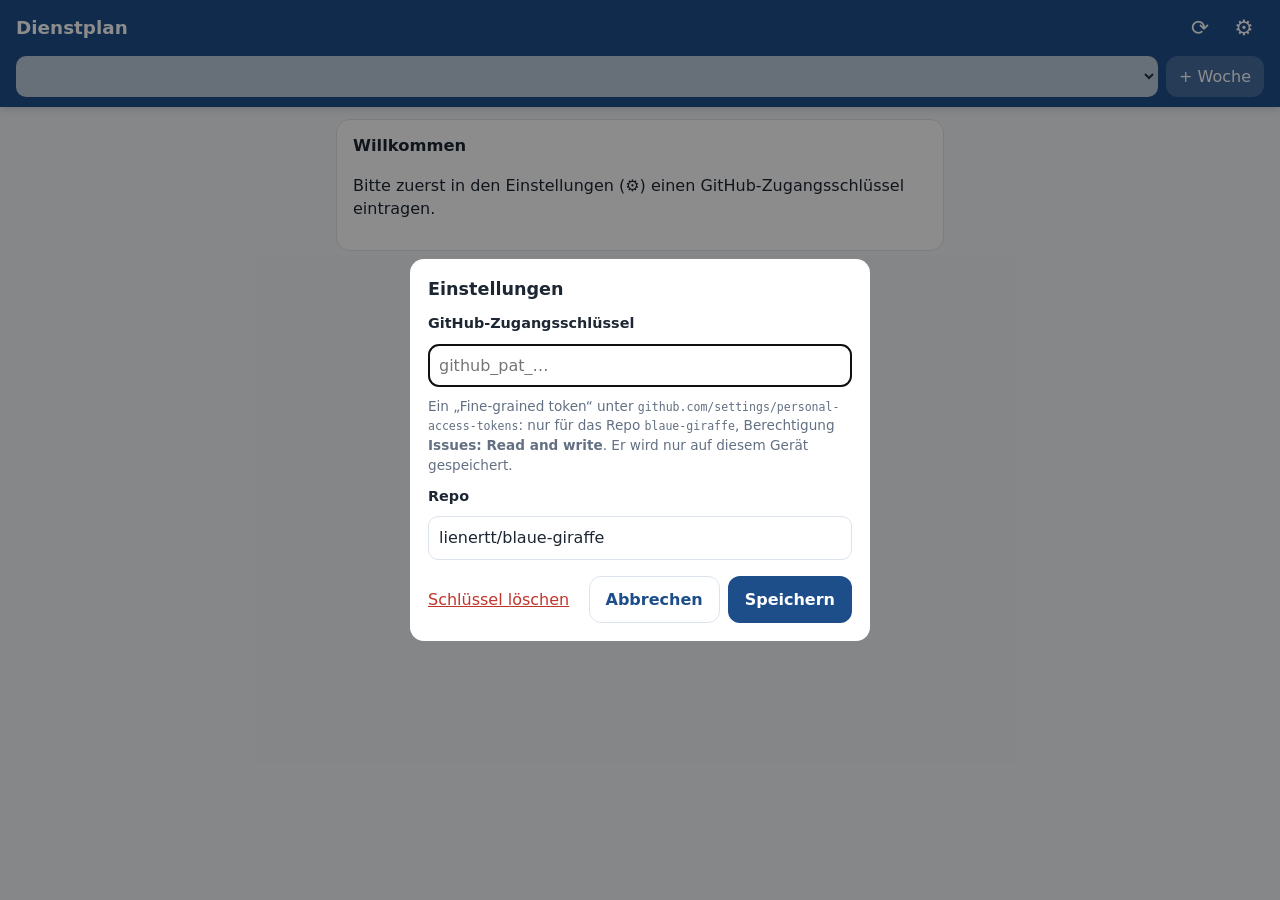
<file: index.html>
<!doctype html>
<html lang="de">
<head>
  <meta charset="utf-8">
  <meta name="viewport" content="width=device-width, initial-scale=1, viewport-fit=cover">
  <meta http-equiv="Content-Security-Policy"
        content="default-src 'self'; connect-src https://api.github.com; img-src 'self' data:; style-src 'self'; script-src 'self'; manifest-src 'self'">
  <meta name="theme-color" content="#1d4e89">
  <meta name="apple-mobile-web-app-capable" content="yes">
  <meta name="apple-mobile-web-app-title" content="Dienstplan">
  <title>Kita-Dienstplan</title>
  <link rel="manifest" href="manifest.webmanifest">
  <link rel="icon" href="icon-192.png" type="image/png">
  <link rel="apple-touch-icon" href="icon-192.png">
  <link rel="stylesheet" href="style.css">
</head>
<body>
  <header class="topbar">
    <div class="topbar-row">
      <h1>Dienstplan</h1>
      <div class="topbar-actions">
        <button type="button" id="refresh" class="icon-button" aria-label="Neu laden" title="Neu laden">⟳</button>
        <button type="button" id="open-settings" class="icon-button" aria-label="Einstellungen" title="Einstellungen">⚙</button>
      </div>
    </div>
    <div class="topbar-row week-row">
      <label class="visually-hidden" for="week-select">Woche</label>
      <select id="week-select"></select>
      <button type="button" id="new-week" class="small-button">+ Woche</button>
    </div>
  </header>

  <main id="main">
    <p class="muted center">Lädt …</p>
  </main>

  <dialog id="settings-dialog">
    <form method="dialog" id="settings-form" class="dialog-body">
      <h2>Einstellungen</h2>
      <label for="token-input">GitHub-Zugangsschlüssel</label>
      <input id="token-input" type="password" autocomplete="off" spellcheck="false" placeholder="github_pat_…">
      <p class="hint">
        Ein „Fine-grained token“ unter <span class="mono">github.com/settings/personal-access-tokens</span>:
        nur für das Repo <span class="mono">blaue-giraffe</span>, Berechtigung <b>Issues: Read and write</b>.
        Er wird nur auf diesem Gerät gespeichert.
      </p>
      <label for="repo-input">Repo</label>
      <input id="repo-input" type="text" autocomplete="off" spellcheck="false">
      <div class="dialog-actions">
        <button type="button" id="forget-token" class="link-button danger">Schlüssel löschen</button>
        <button type="button" id="cancel-settings" class="secondary">Abbrechen</button>
        <button type="submit" class="primary">Speichern</button>
      </div>
    </form>
  </dialog>

  <dialog id="week-dialog">
    <form method="dialog" id="week-form" class="dialog-body">
      <h2>Woche anlegen</h2>
      <div class="field-row">
        <label>Jahr <input id="week-year" type="number" min="2020" max="2100" required></label>
        <label>KW <input id="week-number" type="number" min="1" max="53" required></label>
      </div>
      <div class="quick-weeks" id="quick-weeks"></div>
      <p class="hint" id="week-note">
        Für die aktuelle oder eine künftige Woche geht beim Anlegen sofort die Wochenmeldung raus.
        Für eine vergangene Woche wird nur ausgewertet.
      </p>
      <div class="dialog-actions">
        <button type="button" id="cancel-week" class="secondary">Abbrechen</button>
        <button type="submit" class="primary">Anlegen</button>
      </div>
    </form>
  </dialog>

  <script src="logic.js"></script>
  <script src="app.js"></script>
</body>
</html>
</file>
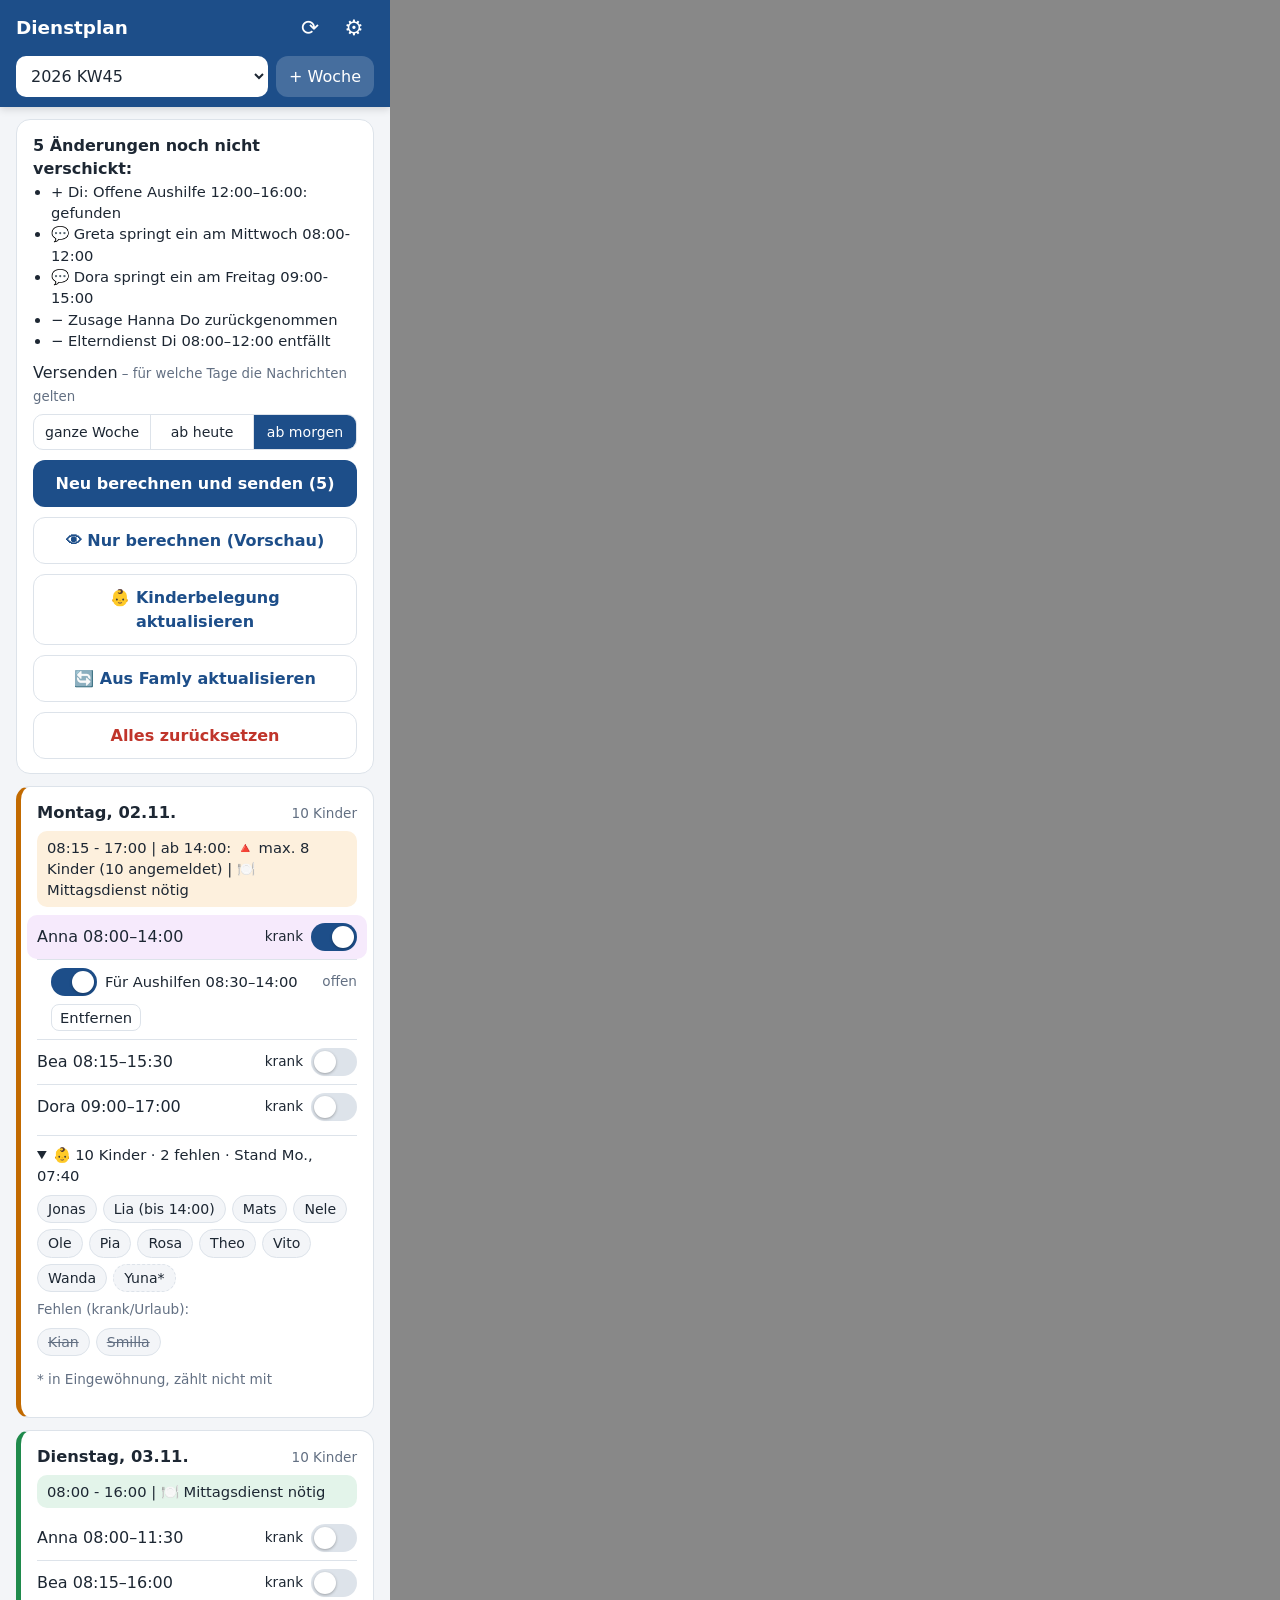
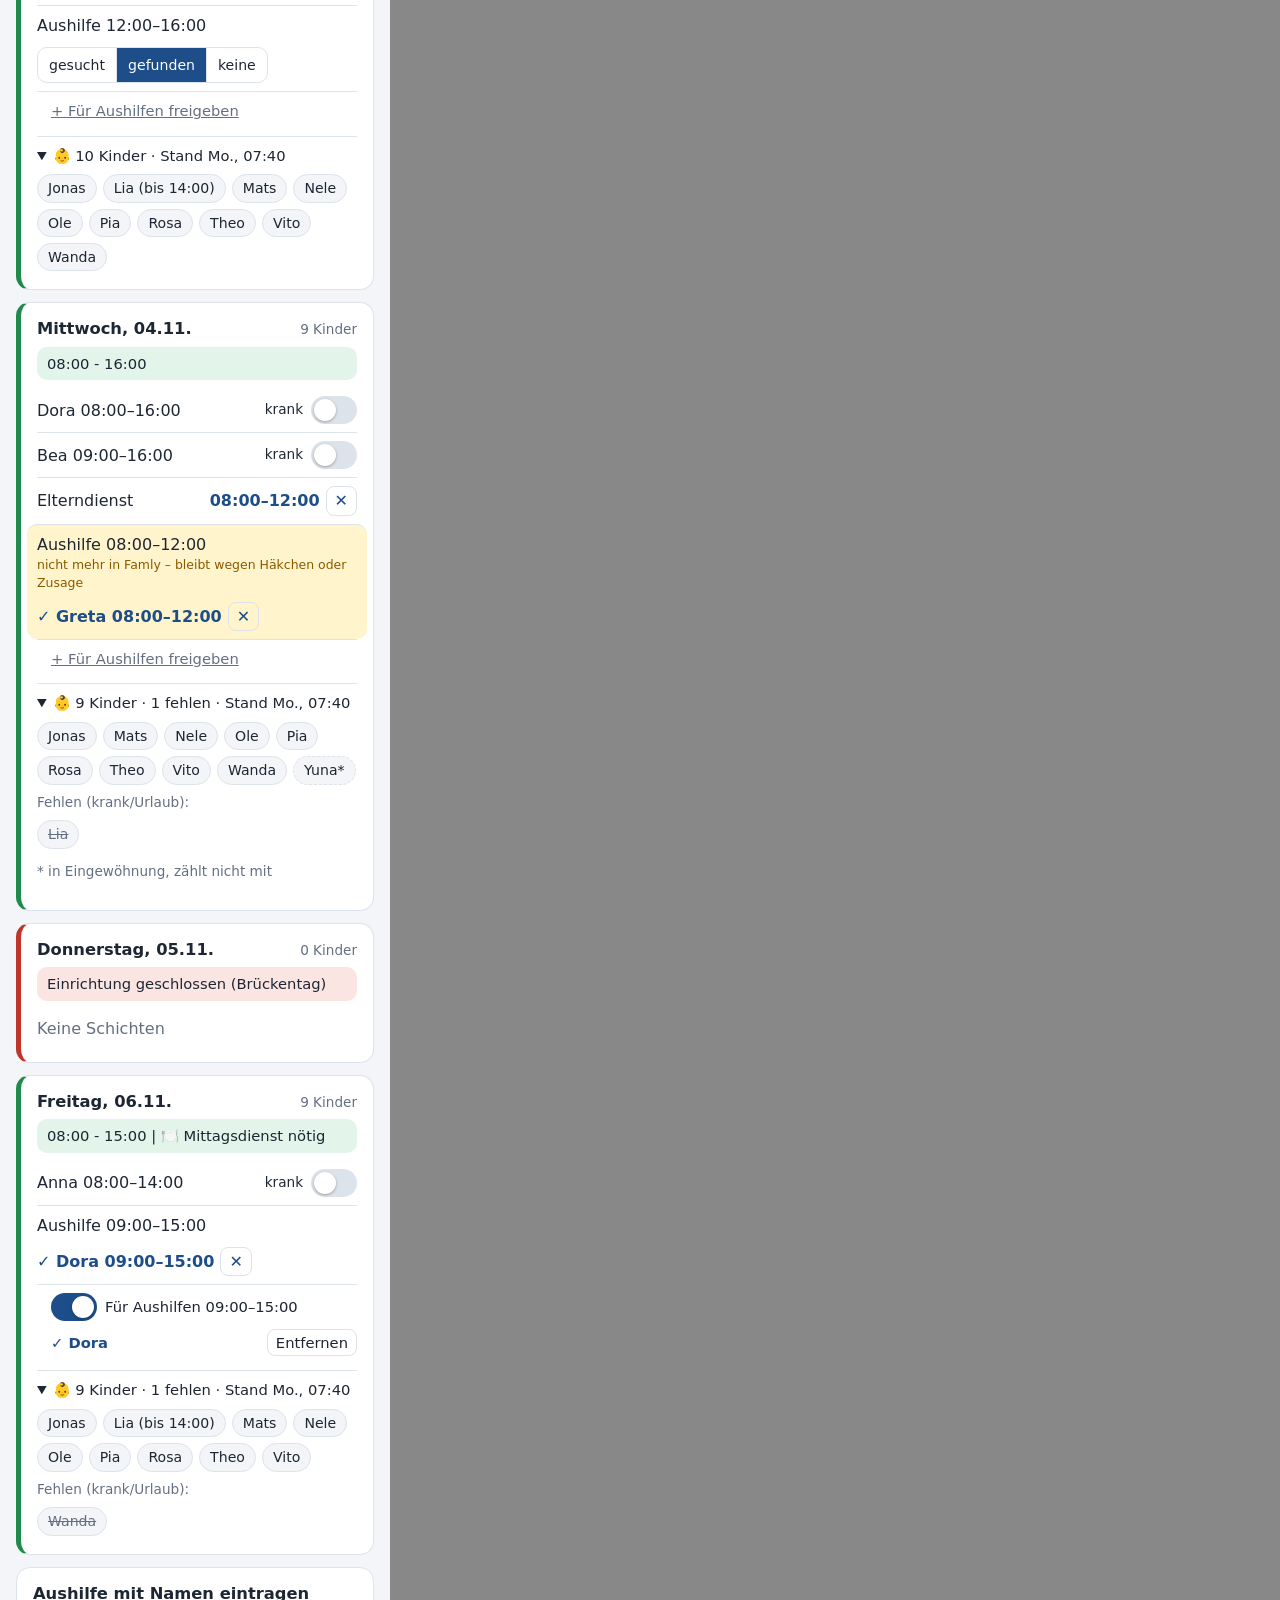
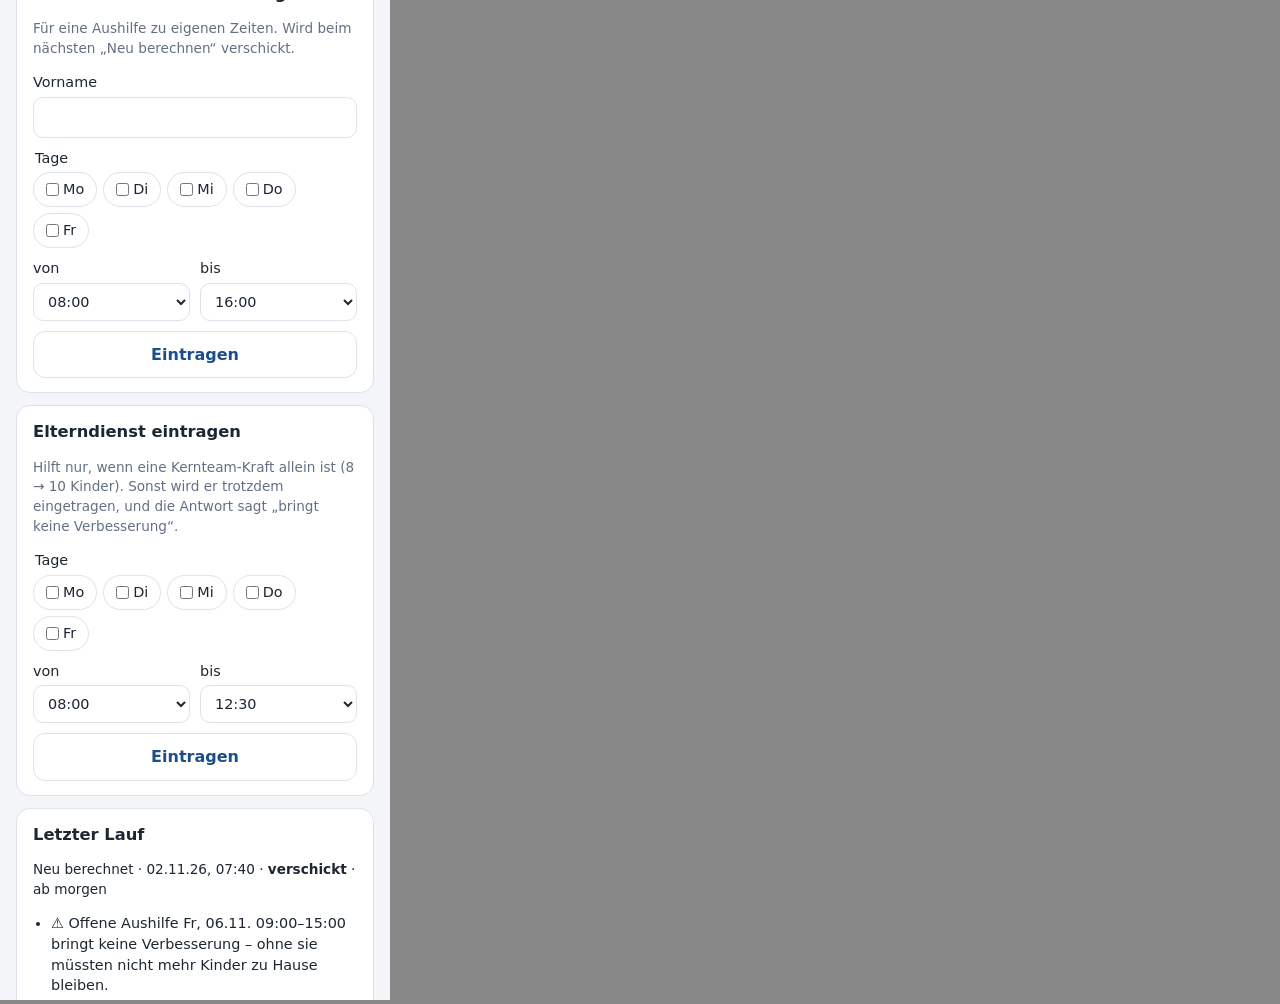
<file: vorschau/phone.html>
<!doctype html><meta charset="utf-8"><title>Handy-Rahmen</title><body style="margin:0;background:#888"><iframe src="preview.html" style="width:390px;height:4200px;border:0;background:#fff"></iframe></body>
</file>
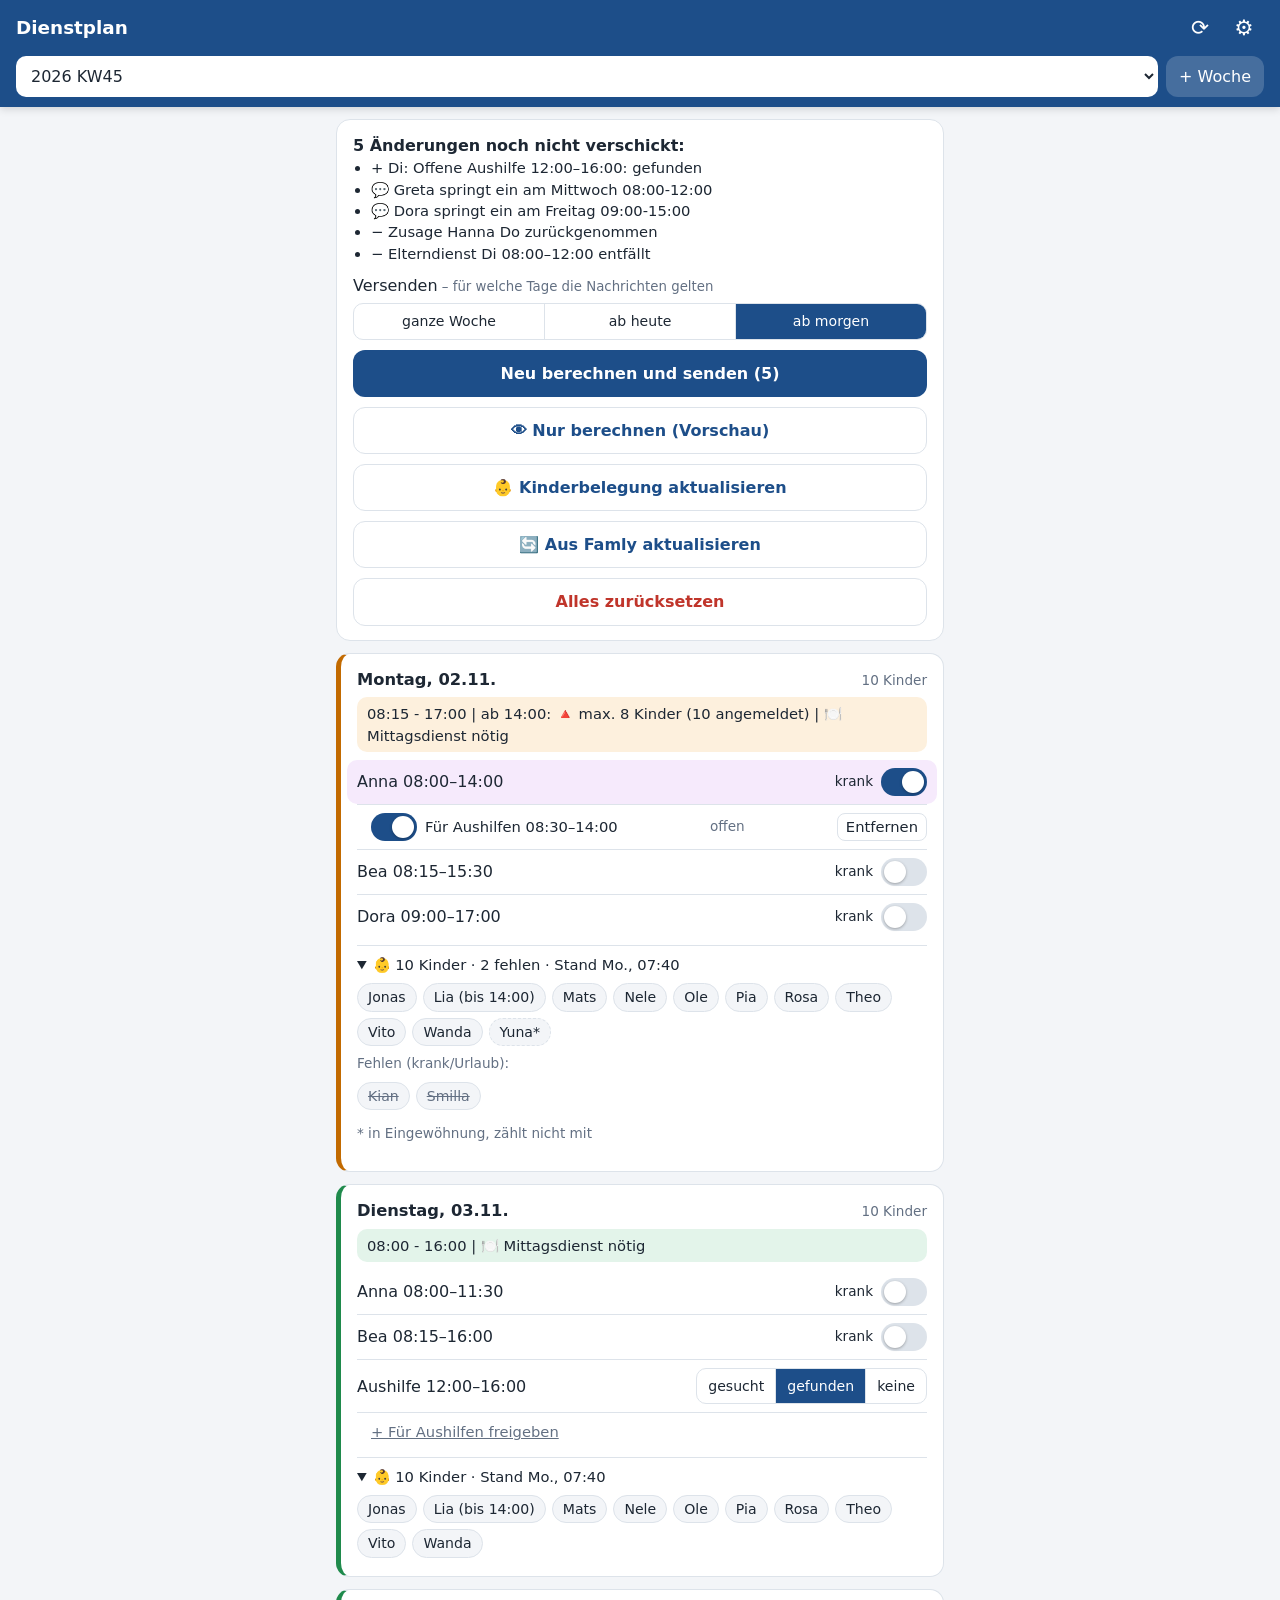
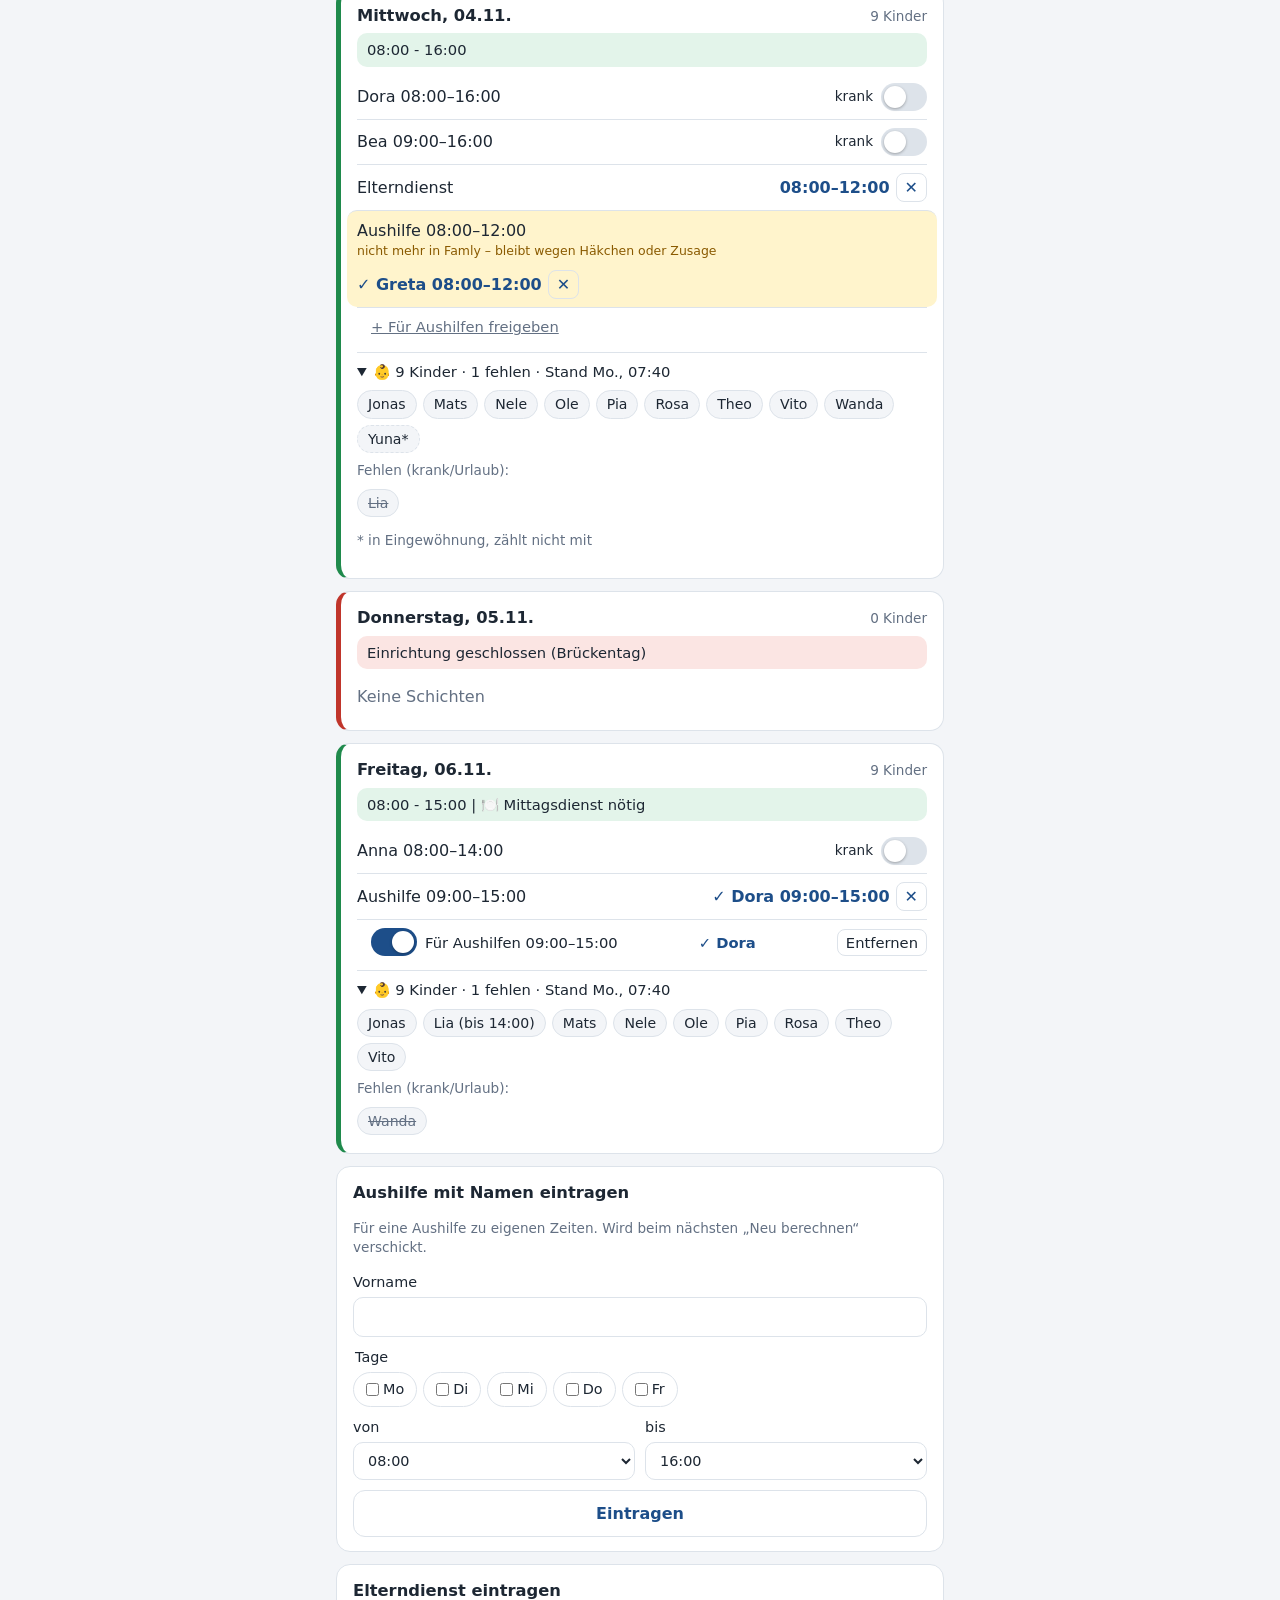
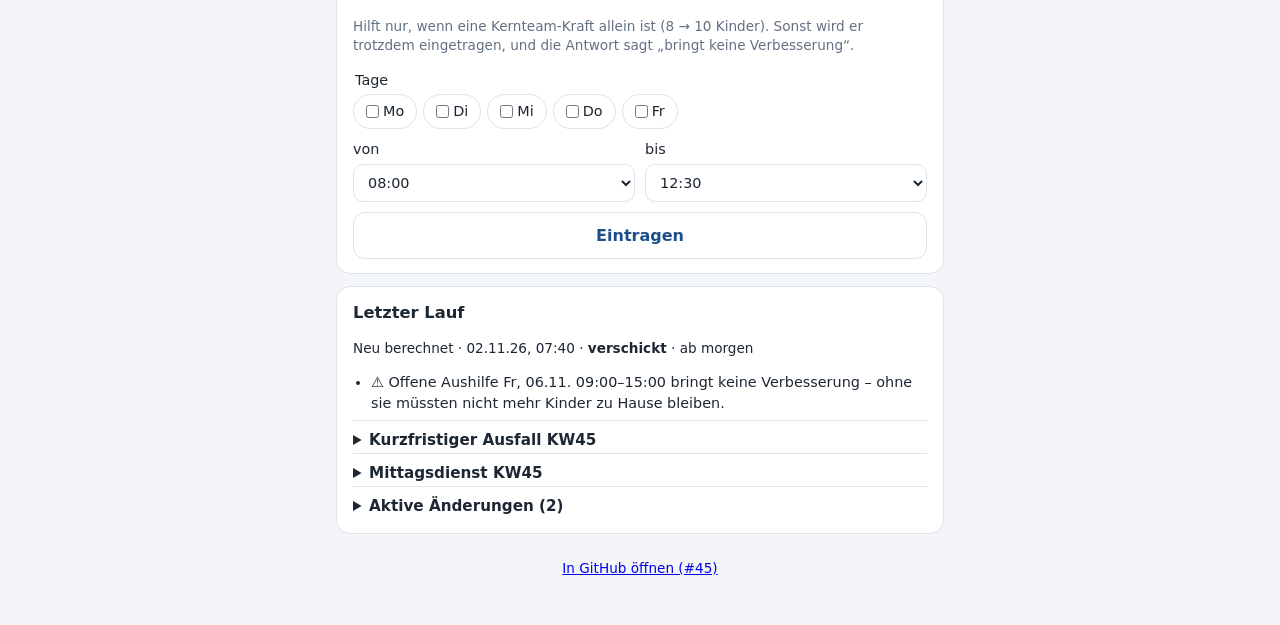
<file: vorschau/preview.html>
<!doctype html>
<html lang="de">
<head>
  <meta charset="utf-8">
  <meta name="viewport" content="width=device-width, initial-scale=1, viewport-fit=cover">
  <meta name="x-no-csp"
        content="default-src 'self'; connect-src https://api.github.com; img-src 'self' data:; style-src 'self'; script-src 'self'; manifest-src 'self'">
  <meta name="theme-color" content="#1d4e89">
  <meta name="apple-mobile-web-app-capable" content="yes">
  <meta name="apple-mobile-web-app-title" content="Dienstplan">
  <title>Vorschau (erfundene Daten)</title>
  <link rel="manifest" href="manifest.webmanifest">
  <link rel="icon" href="icon-192.png" type="image/png">
  <link rel="apple-touch-icon" href="icon-192.png">
  <link rel="stylesheet" href="../style.css">
</head>
<body>
  <header class="topbar">
    <div class="topbar-row">
      <h1>Dienstplan</h1>
      <div class="topbar-actions">
        <button type="button" id="refresh" class="icon-button" aria-label="Neu laden" title="Neu laden">⟳</button>
        <button type="button" id="open-settings" class="icon-button" aria-label="Einstellungen" title="Einstellungen">⚙</button>
      </div>
    </div>
    <div class="topbar-row week-row">
      <label class="visually-hidden" for="week-select">Woche</label>
      <select id="week-select"></select>
      <button type="button" id="new-week" class="small-button">+ Woche</button>
    </div>
  </header>

  <main id="main">
    <p class="muted center">Lädt …</p>
  </main>

  <dialog id="settings-dialog">
    <form method="dialog" id="settings-form" class="dialog-body">
      <h2>Einstellungen</h2>
      <label for="token-input">GitHub-Zugangsschlüssel</label>
      <input id="token-input" type="password" autocomplete="off" spellcheck="false" placeholder="github_pat_…">
      <p class="hint">
        Ein „Fine-grained token“ unter <span class="mono">github.com/settings/personal-access-tokens</span>:
        nur für das Repo <span class="mono">blaue-giraffe</span>, Berechtigung <b>Issues: Read and write</b>.
        Er wird nur auf diesem Gerät gespeichert.
      </p>
      <label for="repo-input">Repo</label>
      <input id="repo-input" type="text" autocomplete="off" spellcheck="false">
      <div class="dialog-actions">
        <button type="button" id="forget-token" class="link-button danger">Schlüssel löschen</button>
        <button type="button" id="cancel-settings" class="secondary">Abbrechen</button>
        <button type="submit" class="primary">Speichern</button>
      </div>
    </form>
  </dialog>

  <dialog id="week-dialog">
    <form method="dialog" id="week-form" class="dialog-body">
      <h2>Woche anlegen</h2>
      <div class="field-row">
        <label>Jahr <input id="week-year" type="number" min="2020" max="2100" required></label>
        <label>KW <input id="week-number" type="number" min="1" max="53" required></label>
      </div>
      <div class="quick-weeks" id="quick-weeks"></div>
      <p class="hint" id="week-note">
        Für die aktuelle oder eine künftige Woche geht beim Anlegen sofort die Wochenmeldung raus.
        Für eine vergangene Woche wird nur ausgewertet.
      </p>
      <div class="dialog-actions">
        <button type="button" id="cancel-week" class="secondary">Abbrechen</button>
        <button type="submit" class="primary">Anlegen</button>
      </div>
    </form>
  </dialog>

  <script src="fake-github.js"></script>
  <script src="../logic.js"></script>
  <script src="../app.js"></script>
</body>
</html>
</file>
<file: style.css>
:root {
  --bg: #f3f5f8;
  --card: #ffffff;
  --ink: #1d2733;
  --muted: #637083;
  --line: #dde3ea;
  --accent: #1d4e89;
  --accent-ink: #ffffff;
  --green: #1f8a4c;
  --green-soft: #e3f4ea;
  --yellow: #b89600;
  --yellow-soft: #fdf8d3;
  --orange: #c26a00;
  --orange-soft: #fdf0dd;
  --red: #c0352b;
  --red-soft: #fbe5e3;
  --warn: #8a5a00;
  --warn-soft: #fff4cc;
  --sick-soft: #f6eafc;
  --radius: 14px;
  color-scheme: light;
}

@media (prefers-color-scheme: dark) {
  :root {
    --bg: #11161c;
    --card: #1a2129;
    --ink: #e8edf2;
    --muted: #93a0b0;
    --line: #2c3540;
    --accent: #6ea8ff;
    --accent-ink: #0d1520;
    --green: #5fd18f;
    --green-soft: #173325;
    --yellow: #f0d84a;
    --yellow-soft: #33300f;
    --orange: #ffb35c;
    --orange-soft: #3a2a14;
    --red: #ff7b70;
    --red-soft: #3b1d1b;
    --warn: #ffd35c;
    --warn-soft: #3a3214;
    --sick-soft: #2e2236;
    color-scheme: dark;
  }
}

* { box-sizing: border-box; }

html { -webkit-text-size-adjust: 100%; }

body {
  margin: 0;
  background: var(--bg);
  color: var(--ink);
  font: 16px/1.45 system-ui, -apple-system, "Segoe UI", Roboto, sans-serif;
  padding-bottom: env(safe-area-inset-bottom);
}

body.busy { cursor: progress; }

.topbar {
  position: sticky;
  top: 0;
  z-index: 2;
  background: var(--accent);
  color: var(--accent-ink);
  padding: calc(8px + env(safe-area-inset-top)) 16px 10px;
  box-shadow: 0 2px 8px rgb(0 0 0 / 0.15);
}

.topbar-row { display: flex; align-items: center; gap: 8px; }
.topbar h1 { font-size: 1.15rem; margin: 0; flex: 1; }
.topbar-actions { display: flex; gap: 4px; }
.week-row { margin-top: 8px; }
.week-row select { flex: 1; min-width: 0; }

.icon-button {
  background: transparent;
  color: inherit;
  border: 0;
  font-size: 1.35rem;
  width: 40px;
  height: 40px;
  border-radius: 10px;
}
.icon-button:active { background: rgb(255 255 255 / 0.15); }

main {
  max-width: 640px;
  margin: 0 auto;
  padding: 12px 16px 32px;
  display: grid;
  gap: 12px;
}

.card {
  background: var(--card);
  border: 1px solid var(--line);
  border-radius: var(--radius);
  padding: 14px 16px;
}
.card h2 { font-size: 1.02rem; margin: 0 0 6px; }

.banner { border-radius: var(--radius); padding: 10px 14px; font-size: 0.95rem; }
.banner.error { background: var(--red-soft); color: var(--red); }
.banner.info { background: var(--green-soft); color: var(--green); }
.banner.waiting { background: var(--warn-soft); color: var(--warn); display: flex; align-items: center; gap: 10px; }

.spinner {
  width: 16px;
  height: 16px;
  flex: none;
  border-radius: 50%;
  border: 2px solid currentColor;
  border-right-color: transparent;
  animation: spin 0.9s linear infinite;
}
@keyframes spin { to { transform: rotate(360deg); } }

.muted { color: var(--muted); }
.small { font-size: 0.85rem; }
.block { display: block; }
.center { text-align: center; }
.mono { font-family: ui-monospace, Consolas, monospace; font-size: 0.85em; }
.visually-hidden { position: absolute; width: 1px; height: 1px; overflow: hidden; clip: rect(0 0 0 0); }

button, select, input { font: inherit; color: inherit; }

select, input[type="text"], input[type="password"], input[type="number"] {
  background: var(--card);
  color: var(--ink);
  border: 1px solid var(--line);
  border-radius: 10px;
  padding: 9px 10px;
  width: 100%;
}
.topbar select { border-color: transparent; }

.primary, .secondary, .small-button {
  border-radius: 12px;
  border: 1px solid transparent;
  padding: 11px 16px;
  font-weight: 600;
}
.primary { background: var(--accent); color: var(--accent-ink); }
.secondary { background: transparent; color: var(--accent); border-color: var(--line); }
.secondary.danger { color: var(--red); }
.small-button {
  padding: 8px 12px;
  background: rgb(255 255 255 / 0.18);
  color: inherit;
  font-weight: 500;
  white-space: nowrap;
}
.card .small-button, dialog .small-button { background: var(--bg); color: var(--ink); border-color: var(--line); }
.wide { width: 100%; }
.link-button { background: none; border: 0; padding: 0; text-decoration: underline; color: var(--muted); }
.link-button.danger { color: var(--red); }
button:disabled { opacity: 0.5; }

.controls { display: grid; gap: 10px; }
.pending-title { margin: 0 0 4px; font-weight: 600; }
.pending-list { margin: 0; padding-left: 18px; font-size: 0.92rem; }
.pending p { margin: 0; }

.switch-row { display: flex; align-items: center; justify-content: space-between; gap: 12px; }
.send-from { display: grid; gap: 6px; }
.send-from .segmented { display: flex; }
.send-from .segmented button { flex: 1; white-space: nowrap; }

.switch {
  appearance: none;
  width: 46px;
  height: 28px;
  flex: none;
  border-radius: 14px;
  background: var(--line);
  position: relative;
  transition: background 0.15s;
  margin: 0;
}
.switch::after {
  content: "";
  position: absolute;
  top: 3px;
  left: 3px;
  width: 22px;
  height: 22px;
  border-radius: 50%;
  background: #fff;
  box-shadow: 0 1px 3px rgb(0 0 0 / 0.3);
  transition: transform 0.15s;
}
.switch:checked { background: var(--accent); }
.switch:checked::after { transform: translateX(18px); }

.day { border-left: 5px solid var(--line); }
.day.gruen { border-left-color: var(--green); }
.day.gelb { border-left-color: var(--yellow); }
.day.orange { border-left-color: var(--orange); }
.day.rot { border-left-color: var(--red); }
.day.warnung { border-left-color: var(--warn); }
.day-head { display: flex; align-items: baseline; justify-content: space-between; gap: 8px; }

.status { margin: 0 0 8px; padding: 6px 10px; border-radius: 10px; font-size: 0.92rem; }
.status.gruen { background: var(--green-soft); }
.status.gelb { background: var(--yellow-soft); }
.status.orange { background: var(--orange-soft); }
.status.rot { background: var(--red-soft); }
.status.warnung { background: var(--warn-soft); }

.rows { list-style: none; margin: 0; padding: 0; }
.row {
  display: flex;
  align-items: center;
  justify-content: space-between;
  gap: 10px;
  padding: 8px 0;
  border-top: 1px solid var(--line);
}
.row:first-child { border-top: 0; }
.row.sick { background: var(--sick-soft); margin: 0 -10px; padding: 8px 10px; border-radius: 10px; }
.row.gone { background: var(--warn-soft); margin: 0 -10px; padding: 8px 10px; border-radius: 10px; }
.gone-note { color: var(--warn); font-size: 0.78rem; }
.row.readonly span:first-child::after { content: " · Aushilfe/Dienst"; color: var(--muted); font-size: 0.8rem; }
.row.slot { flex-wrap: wrap; }
.toggle { display: flex; align-items: center; gap: 8px; }

.zusagen { display: inline-flex; flex-direction: column; align-items: flex-end; gap: 4px; }
.zusage { font-weight: 600; color: var(--accent); display: inline-flex; align-items: center; gap: 6px; }
.zusage .remove { border: 1px solid var(--line); background: transparent; color: inherit; border-radius: 8px; padding: 2px 8px; font: inherit; cursor: pointer; }
.row.release { padding-left: 14px; font-size: 0.92rem; flex-wrap: wrap; gap: 8px; }
.row.release .toggle span { font-weight: 500; }
.row.release > .remove, .release-form .remove { border: 1px solid var(--line); background: transparent; color: inherit; border-radius: 8px; padding: 2px 8px; font: inherit; cursor: pointer; }
.release-form { display: flex; flex-wrap: wrap; align-items: flex-end; gap: 8px; }
.release-form label { display: flex; flex-direction: column; font-size: 0.85rem; }
.segmented { display: inline-flex; border: 1px solid var(--line); border-radius: 10px; overflow: hidden; }
.segmented button {
  background: transparent;
  border: 0;
  padding: 7px 11px;
  font-size: 0.88rem;
  border-left: 1px solid var(--line);
}
.segmented button:first-child { border-left: 0; }
.segmented button.active { background: var(--accent); color: var(--accent-ink); opacity: 1; }

.substitute { display: grid; gap: 10px; }
.substitute label { display: grid; gap: 4px; font-size: 0.9rem; }
.days { border: 0; padding: 0; margin: 0; display: flex; flex-wrap: wrap; gap: 6px; }
.days legend { font-size: 0.9rem; margin-bottom: 4px; }
.chip {
  display: inline-flex !important;
  align-items: center;
  gap: 6px;
  border: 1px solid var(--line);
  border-radius: 999px;
  padding: 6px 12px;
}
.chip input { margin: 0; }
.field-row { display: grid; grid-template-columns: 1fr 1fr; gap: 10px; }
.field-row label { display: grid; gap: 4px; font-size: 0.9rem; }

.problems, .hints { margin: 6px 0; padding-left: 18px; font-size: 0.9rem; }
.problems { color: var(--red); }
.message { border-top: 1px solid var(--line); padding: 8px 0 2px; }
.message summary { cursor: pointer; font-weight: 600; font-size: 0.95rem; }
.message pre { white-space: pre-wrap; font: 0.88rem/1.45 system-ui, sans-serif; margin: 8px 0 4px; }

dialog {
  border: 0;
  border-radius: var(--radius);
  padding: 0;
  width: min(92vw, 460px);
  background: var(--card);
  color: var(--ink);
}
dialog::backdrop { background: rgb(0 0 0 / 0.45); }
.dialog-body { display: grid; gap: 10px; padding: 18px; }
.dialog-body h2 { margin: 0; font-size: 1.1rem; }
.dialog-body > label { font-size: 0.9rem; font-weight: 600; }
.hint { font-size: 0.85rem; color: var(--muted); margin: 0; }
.dialog-actions { display: flex; flex-wrap: wrap; justify-content: flex-end; align-items: center; gap: 8px; margin-top: 6px; }
.dialog-actions .link-button { margin-right: auto; }
.quick-weeks { display: flex; flex-wrap: wrap; gap: 6px; }

.children { border-top: 1px solid var(--line); margin-top: 6px; padding-top: 8px; }
.children summary { cursor: pointer; font-size: 0.92rem; }
.name-chips { list-style: none; margin: 8px 0 4px; padding: 0; display: flex; flex-wrap: wrap; gap: 6px; }
.name-chips li { background: var(--bg); border: 1px solid var(--line); border-radius: 999px; padding: 3px 10px; font-size: 0.88rem; }
.name-chips li.eingewoehnung { border-style: dashed; }
.name-chips.absent li { color: var(--muted); text-decoration: line-through; }
.absent-title { margin: 8px 0 0; }
</file>
